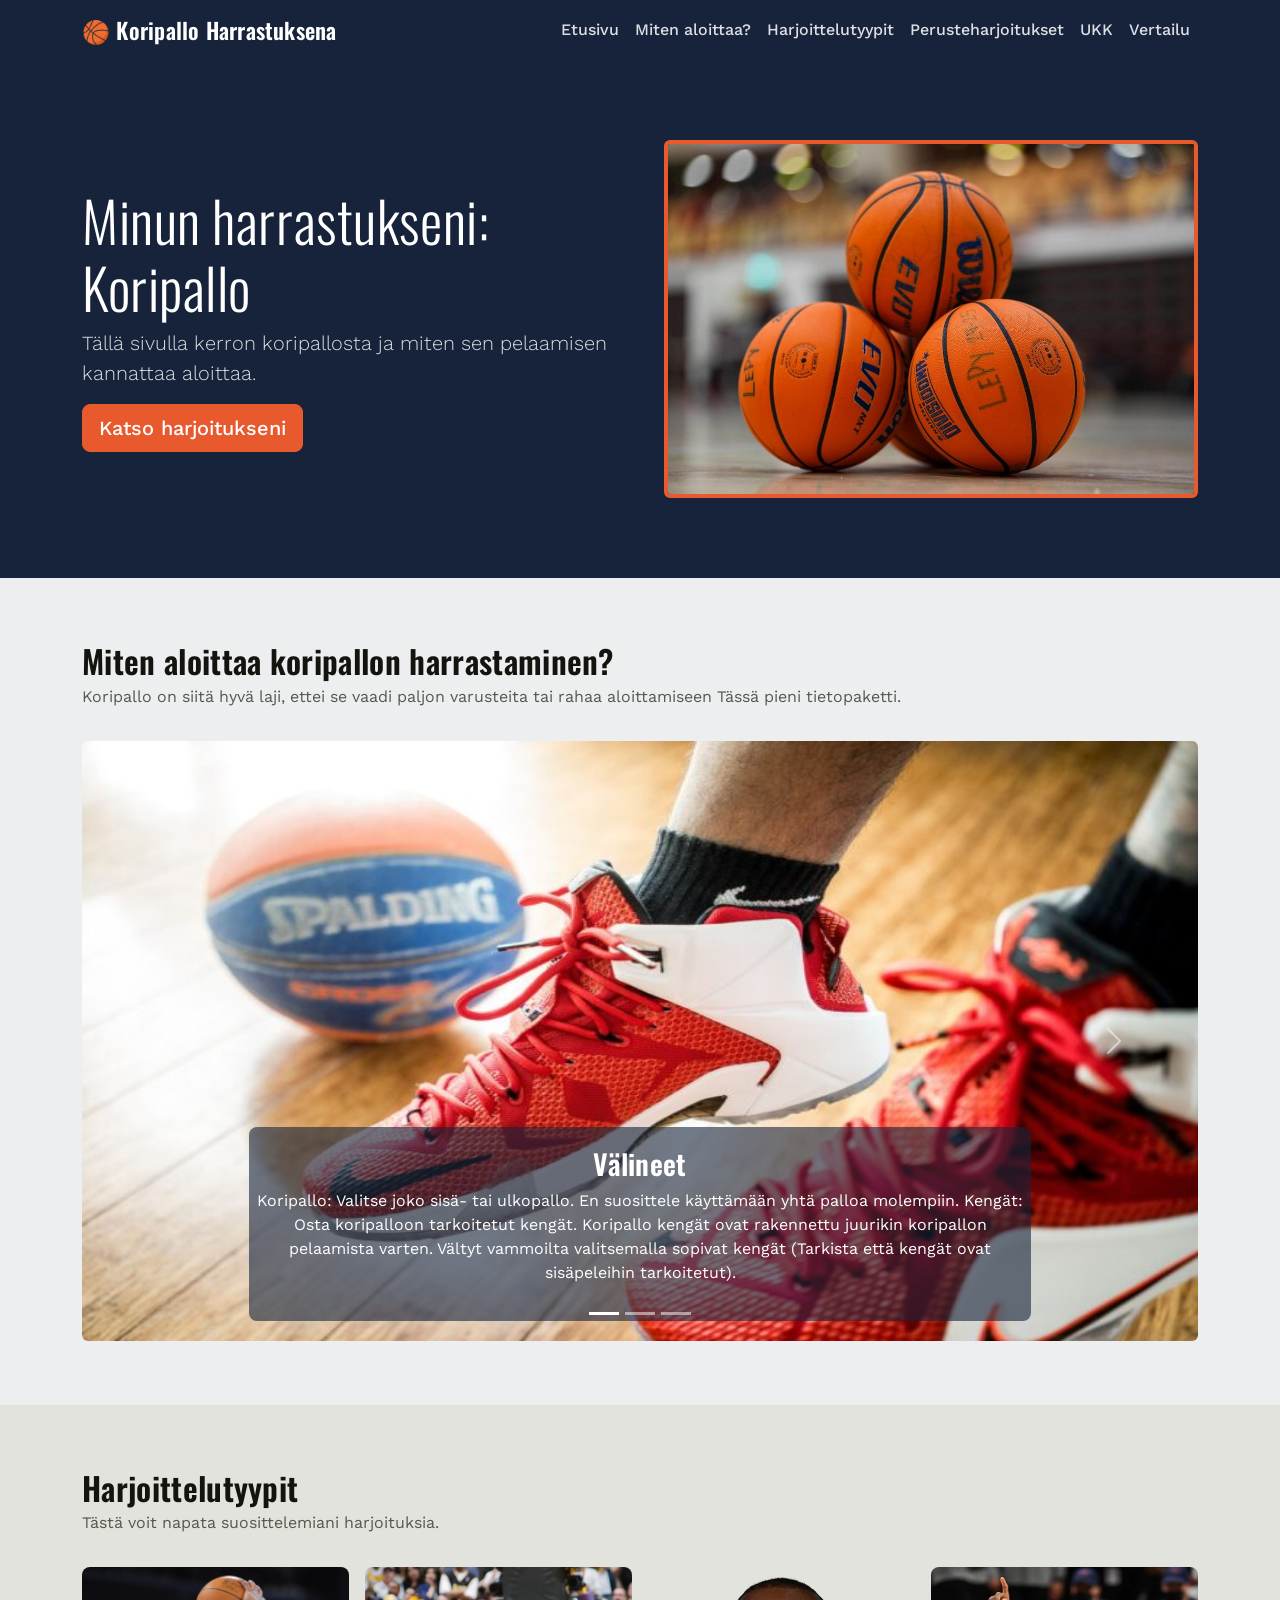
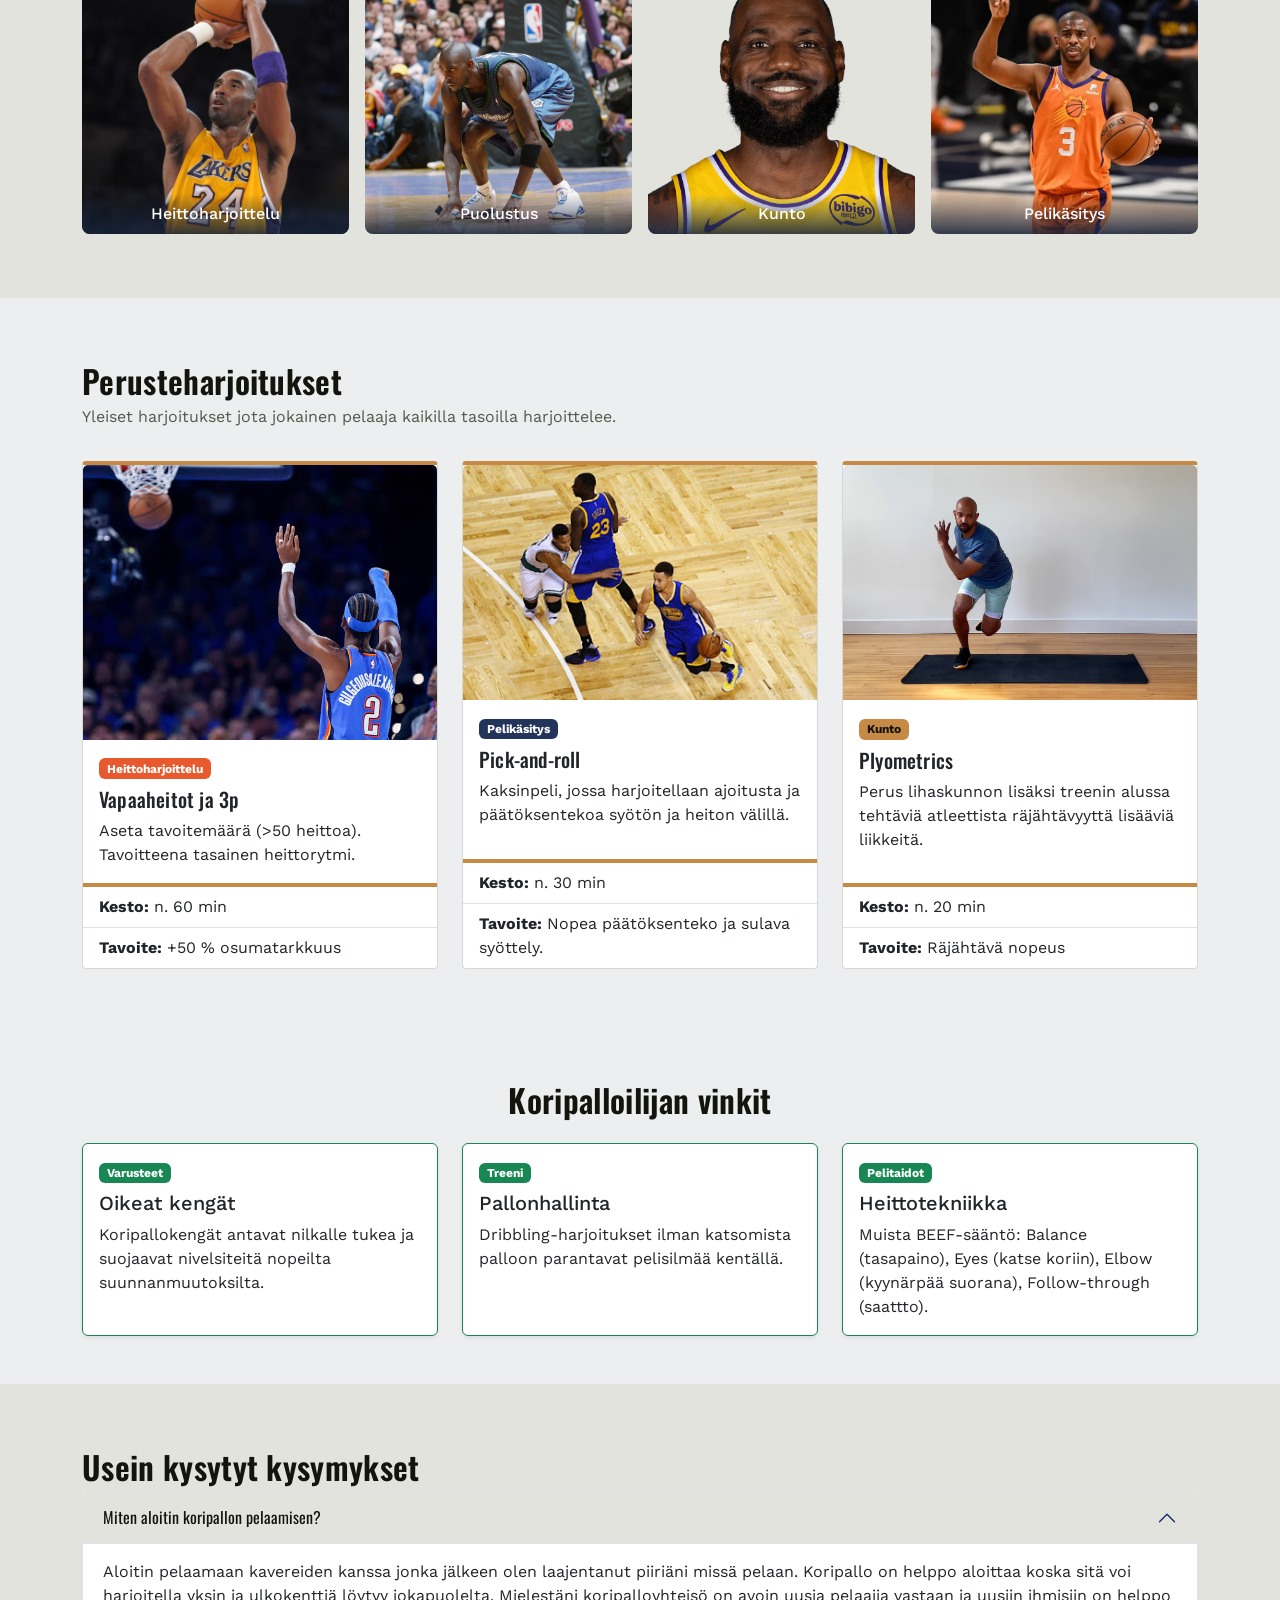
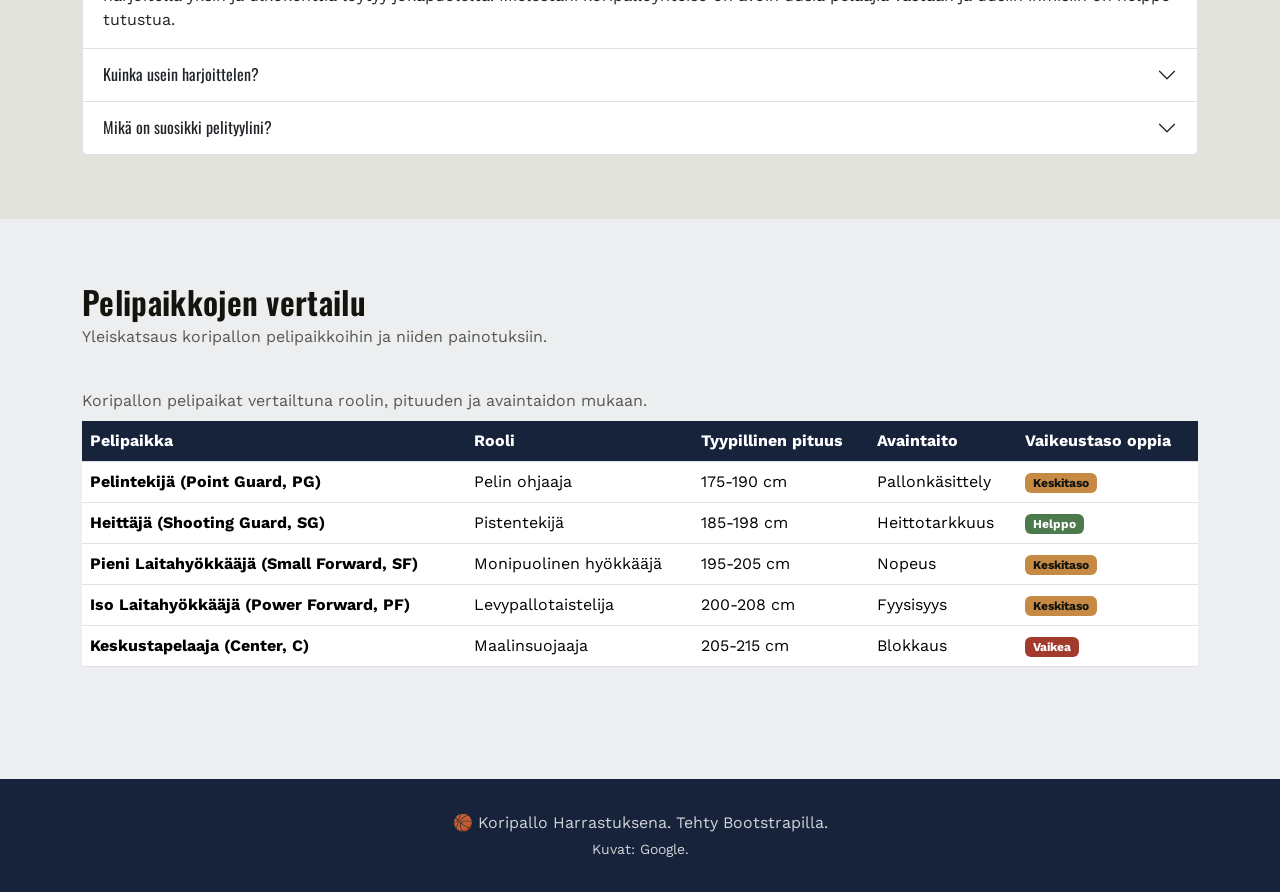
<file: index.html>
<!DOCTYPE html>
<html lang="fi">
<head>
  <meta charset="UTF-8">
  <meta name="viewport" content="width=device-width, initial-scale=1.0">
  <title>Koripallo Harrastuksena</title>
  <meta name="description" content="Korikentällä esittelee oman koripalloharrastukseni: kohokohdat, harjoittelutyypit, suosikkiharjoitukset, usein kysytyt kysymykset ja pelipaikkavertailu.">

  <!--Google Fonts: Oswald otsikoihin, Work Sans leipätekstiin-->
  <link rel="preconnect" href="https://fonts.googleapis.com">
  <link href="https://fonts.googleapis.com/css2?family=Oswald:wght@500;600;700&family=Work+Sans:wght@400;500;700&display=swap" rel="stylesheet">

  <!--Bootstrap 5 CSS (CDN)-->
  <link href="https://cdn.jsdelivr.net/npm/bootstrap@5.3.3/dist/css/bootstrap.min.css" rel="stylesheet">

  <!--tyylitiedosto-->
  <link href="style_koris.css" rel="stylesheet">
</head>
<body>

  <!--nav ohitus (tekoälyn lisäys saavutettavuuteen)-->
  <a class="visually-hidden-focusable skip-link" href="#paasisalto">siirry pääsisältöön</a>

  <!--nav-->
  <!--navbar-expand-lg: mukautettu (tekoälyn lisäys saavutettavuuteen)-->

  <header>
    <nav class="navbar navbar-expand-lg navbar-dark sticky-top">
      <div class="container">
        <a class="navbar-brand" href="#etusivu">🏀 Koripallo Harrastuksena</a>

        <!--hampurilaisvalikon painike-->
        <button class="navbar-toggler" type="button" data-bs-toggle="collapse" data-bs-target="#paavalikko">
          <span class="navbar-toggler-icon"></span>
        </button>

        <div class="collapse navbar-collapse" id="paavalikko">
          <ul class="navbar-nav ms-auto mb-2 mb-lg-0">
            <li class="nav-item"><a class="nav-link" href="#etusivu">Etusivu</a></li>
            <li class="nav-item"><a class="nav-link" href="#aloitus">Miten aloittaa?</a></li>
            <li class="nav-item"><a class="nav-link" href="#harjoittelu">Harjoittelutyypit</a></li>
            <li class="nav-item"><a class="nav-link" href="#harjoitukset">Perusteharjoitukset</a></li>
            <li class="nav-item"><a class="nav-link" href="#ukk">UKK</a></li>
            <li class="nav-item"><a class="nav-link" href="#vertailu">Vertailu</a></li>
          </ul>
        </div>
      </div>
    </nav>
  </header>

  <main id="paasisalto">

    <!--Hero-->

    <section id="etusivu" class="hero">
      <div class="container">
        <div class="row align-items-center g-5">
          <div class="col-lg-6">
            <h1 class="display-4">Minun harrastukseni: Koripallo</h1>
            <p class="lead">
              Tällä sivulla kerron koripallosta ja miten sen pelaamisen kannattaa aloittaa.
            </p>
            <a href="#harjoitukset" class="btn btn-accent btn-lg">Katso harjoitukseni</a>
          </div>
          <div class="col-lg-6">
            <img src="koripallo.jpg" class="img-fluid rounded hero-img" alt="Koripallo">
          </div>
        </div>
      </div>
    </section>

    <!--kuvakaruselli: miten aloittaa?-->

    <section id="aloitus" class="section-padding">
      <div class="container">
        <h2 class="section-title">Miten aloittaa koripallon harrastaminen?</h2>
        <p class="section-intro">Koripallo on siitä hyvä laji, ettei se vaadi paljon varusteita tai rahaa aloittamiseen Tässä pieni tietopaketti.</p>

        <div id="kuvakaruselli" class="carousel slide rounded overflow-hidden" data-bs-ride="carousel">

          <!--kuvakarusellin osoittimet-->

          <div class="carousel-indicators">
            <button type="button" data-bs-target="#kuvakaruselli" data-bs-slide-to="0" class="active"></button>
            <button type="button" data-bs-target="#kuvakaruselli" data-bs-slide-to="1"></button>
            <button type="button" data-bs-target="#kuvakaruselli" data-bs-slide-to="2"></button>
          </div>

          <div class="carousel-inner">
            <div class="carousel-item active">
              <img src="koripallo ja kengät.jpg" class="d-block w-100" style="width: 300px; height: 600px;" alt="Välineet">
              <div class="carousel-caption">
                <h3>Välineet</h3>
                <p>Koripallo: Valitse joko sisä- tai ulkopallo. En suosittele käyttämään yhtä palloa molempiin.
                  Kengät: Osta koripalloon tarkoitetut kengät. Koripallo kengät ovat rakennettu juurikin koripallon pelaamista varten. Vältyt vammoilta valitsemalla sopivat kengät (Tarkista että kengät ovat sisäpeleihin tarkoitetut).
                </p>
              </div>
            </div>
            <div class="carousel-item">
              <img src="court.jpg" class="d-block w-100" style="width: 300px; height: 600px;" alt="Kenttä kuva">
              <div class="carousel-caption">
                <h3>Säännöt</h3>
                <p>Opettele mitä tarkoittavat: Double dribble, Carry, Travel, Defensive & Offensive Fouls. Nämä ymmärtämällä voit osallistua jo rentoihin peleihin.</p>
              </div>
            </div>
            <div class="carousel-item">
              <img src="syöttely.jpg" class="d-block w-100" style="width: 300px; height: 600px;" alt="Jokic">
              <div class="carousel-caption">
                <h3>Pallonhallinta</h3>
                <p>Päivänselvää on osata kuljettaa, heittää ja syöttää sekä ymmärtää puolustamista. Suosittelen kuitenkin harjoittelemaan etenkin syöttelyä, sillä hyvällä syöttelyllä autat tiimiäsi voittamaan vaikka et olisi vielä heidän tasollaan muissa taidoissa.</p>
              </div>
            </div>
          </div>

          <button class="carousel-control-prev" type="button" data-bs-target="#kuvakaruselli" data-bs-slide="prev">
            <span class="carousel-control-prev-icon"></span>
            <span class="visually-hidden">Edellinen</span>
          </button>
          <button class="carousel-control-next" type="button" data-bs-target="#kuvakaruselli" data-bs-slide="next">
            <span class="carousel-control-next-icon"></span>
            <span class="visually-hidden">Seuraava</span>
          </button>
        </div>
      </div>
    </section>

    <!--ruudukko: harjoittelutyypit-->
    <!--Bootstrapin grid-järjestelmä-->

    <section id="harjoittelu" class="section-padding section-alt">
      <div class="container">
        <h2 class="section-title">Harjoittelutyypit</h2>
        <p class="section-intro">Tästä voit napata suosittelemiani harjoituksia.</p>

        <div class="row row-cols-2 row-cols-md-4 g-3">
          <div class="col">
            <div class="grid-tile">
              <img src="shooting.jpg" alt="Heittoharjoittelun kuvituskuva">
              <span class="grid-tile-label">Heittoharjoittelu</span>
            </div>
          </div>
          <div class="col">
            <div class="grid-tile">
              <img src="Kevin-Garnett-defends-1-scaled.jpg" alt="Puolustuspelin kuvituskuva">
              <span class="grid-tile-label">Puolustus</span>
            </div>
          </div>
          <div class="col">
            <div class="grid-tile">
              <img src="2544.jpg" alt="Kuntoharjoittelun kuvituskuva">
              <span class="grid-tile-label">Kunto</span>
            </div>
          </div>
          <div class="col">
            <div class="grid-tile">
              <img src="CP.jpg" alt="Pelikäsityksen kuvituskuva">
              <span class="grid-tile-label">Pelikäsitys</span>
            </div>
          </div>
        </div>
      </div>
    </section>

    <!--kortit: perusteharjoitukset-->

    <section id="harjoitukset" class="section-padding">
      <div class="container">
        <h2 class="section-title">Perusteharjoitukset</h2>
        <p class="section-intro">Yleiset harjoitukset jota jokainen pelaaja kaikilla tasoilla harjoittelee.</p>

        <div class="row row-cols-1 row-cols-md-3 g-4">

          <div class="col">
            <div class="card drill-card h-100">
              <img src="sga.jpg" class="card-img-top" alt="FT merchant" style="width: 100%; height: 275px; object-fit: cover;">
              <div class="card-body">
                <span class="badge badge-heitto mb-2">Heittoharjoittelu</span>
                <h3 class="card-title h5">Vapaaheitot ja 3p</h3>
                <p class="card-text">Aseta tavoitemäärä (>50 heittoa). Tavoitteena tasainen heittorytmi.</p>
              </div>
              <ul class="list-group list-group-flush">
                <li class="list-group-item"><strong>Kesto:</strong> n. 60 min</li>
                <li class="list-group-item"><strong>Tavoite:</strong> +50 % osumatarkkuus</li>
              </ul>
            </div>
          </div>

          <div class="col">
            <div class="card drill-card h-100">
              <img src="Pick & Roll Shooting Drill.jpg" class="card-img-top" alt="Pick-and-roll">
              <div class="card-body">
                <span class="badge badge-pelikasitys mb-2">Pelikäsitys</span>
                <h3 class="card-title h5">Pick-and-roll</h3>
                <p class="card-text">Kaksinpeli, jossa harjoitellaan ajoitusta ja päätöksentekoa syötön ja heiton välillä.</p>
              </div>
              <ul class="list-group list-group-flush">
                <li class="list-group-item"><strong>Kesto:</strong> n. 30 min</li>
                <li class="list-group-item"><strong>Tavoite:</strong> Nopea päätöksenteko ja sulava syöttely.</li>
              </ul>
            </div>
          </div>

          <div class="col">
            <div class="card drill-card h-100">
              <img src="skater-1657646762.jpg" class="card-img-top" alt="plyos">
              <div class="card-body">
                <span class="badge badge-kunto mb-2">Kunto</span>
                <h3 class="card-title h5">Plyometrics</h3>
                <p class="card-text">Perus lihaskunnon lisäksi treenin alussa tehtäviä atleettista räjähtävyyttä lisääviä liikkeitä.</p>
              </div>
              <ul class="list-group list-group-flush">
                <li class="list-group-item"><strong>Kesto:</strong> n. 20 min</li>
                <li class="list-group-item"><strong>Tavoite:</strong> Räjähtävä nopeus</li>
              </ul>
            </div>
          </div>

        </div>
      </div>
    </section>

    <div class="container my-5">
    <h2 class="mb-4 text-center">Koripalloilijan vinkit</h2>
    
    <!--Tähän containeriin latautuvat kortit-->
    <div id="json-vinkit-container" class="row g-4">
        <div class="text-center">
            <div class="spinner-border text-primary" role="status">
                <span class="visually-hidden">Ladataan...</span>
            </div>
        </div>
    </div>
</div>

<script>
    async function haeOmaJsonData() {
        const container = document.getElementById('json-vinkit-container');
        
        try {
            // Haetaan tiedosto
            const response = await fetch('vinkit.json');
            const vinkit = await response.json();
            
            container.innerHTML = ''; // Tyhjennetään latausanimaatio
            
            vinkit.forEach(vinkki => {
                const cardHTML = `
                    <div class="col-md-4">
                        <div class="card h-100 shadow-sm border-success">
                            <div class="card-body">
                                <span class="badge bg-success mb-2">${vinkki.kategoria}</span>
                                <h5 class="card-title">${vinkki.otsikko}</h5>
                                <p class="card-text">${vinkki.kuvaus}</p>
                            </div>
                        </div>
                    </div>
                `;
                container.innerHTML += cardHTML;
            });
            
        } catch (error) {
            console.error('Virhe tiedoston haussa:', error);
            container.innerHTML = '<p class="text-center text-danger">Tietojen lataaminen epäonnistui.</p>';
        }
    }

    // Suoritetaan funktio, kun sivu latautuu
    haeOmaJsonData();
</script>
    
    <!--haitari: UKK-->

    <section id="ukk" class="section-padding section-alt">
      <div class="container">
        <h2 class="section-title">Usein kysytyt kysymykset</h2>

        <div class="accordion" id="ukkHaitari">

          <div class="accordion-item">
            <h3 class="accordion-header" id="kysymys1">
              <button class="accordion-button" type="button" data-bs-toggle="collapse" data-bs-target="#vastaus1">
                Miten aloitin koripallon pelaamisen?
              </button>
            </h3>
            <div id="vastaus1" class="accordion-collapse collapse show" data-bs-parent="#ukkHaitari">
              <div class="accordion-body">
                Aloitin pelaamaan kavereiden kanssa jonka jälkeen olen laajentanut piiriäni missä pelaan. Koripallo on helppo aloittaa koska sitä voi harjoitella yksin ja ulkokenttiä löytyy jokapuolelta. Mielestäni koripalloyhteisö on avoin uusia pelaajia vastaan ja uusiin ihmisiin on helppo tutustua.
              </div>
            </div>
          </div>

          <div class="accordion-item">
            <h3 class="accordion-header" id="kysymys2">
              <button class="accordion-button collapsed" type="button" data-bs-toggle="collapse" data-bs-target="#vastaus2">
                Kuinka usein harjoittelen?
              </button>
            </h3>
            <div id="vastaus2" class="accordion-collapse collapse" data-bs-parent="#ukkHaitari">
              <div class="accordion-body">
                Salitreeniä koripalloa varten treenaan 2x viikossa. Pallonhallinta ja heittoharjoituksia tavoittelen tekemään myös 2x viikossa. Pelit tapahtuvat yleensä viikonloppuisin.
              </div>
            </div>
          </div>

          <div class="accordion-item">
            <h3 class="accordion-header" id="kysymys3">
              <button class="accordion-button collapsed" type="button" data-bs-toggle="collapse" data-bs-target="#vastaus3">
                Mikä on suosikki pelityylini?
              </button>
            </h3>
            <div id="vastaus3" class="accordion-collapse collapse" data-bs-parent="#ukkHaitari">
              <div class="accordion-body">
                Pidän eniten pick-and-roll-tilanteista, koska ne vaativat hyvää yhteispeliä ja nopeaa päätöksentekoa. Yksilöllinen pelityylini nojautuu vahvasta Kevin Durantin pelityyliin. Tykkään myös puolustaa, koska olen siinä tosi hyvä.
              </div>
            </div>
          </div>

        </div>
      </div>
    </section>

    <!-- taulukko pelipaikoista -->

    <section id="vertailu" class="section-padding">
      <div class="container">
        <h2 class="section-title">Pelipaikkojen vertailu</h2>
        <p class="section-intro">Yleiskatsaus koripallon pelipaikkoihin ja niiden painotuksiin.</p>

        <div class="table-responsive">
          <table class="table table-hover align-middle">
            <caption>Koripallon pelipaikat vertailtuna roolin, pituuden ja avaintaidon mukaan.</caption>
            <thead>
              <tr>
                <th scope="col">Pelipaikka</th>
                <th scope="col">Rooli</th>
                <th scope="col">Tyypillinen pituus</th>
                <th scope="col">Avaintaito</th>
                <th scope="col">Vaikeustaso oppia</th>
              </tr>
            </thead>
            <tbody>
              <tr>
                <th scope="row">Pelintekijä (Point Guard, PG)</th>
                <td>Pelin ohjaaja</td>
                <td>175-190 cm</td>
                <td>Pallonkäsittely</td>
                <td><span class="badge badge-keski">Keskitaso</span></td>
              </tr>
              <tr>
                <th scope="row">Heittäjä (Shooting Guard, SG)</th>
                <td>Pistentekijä</td>
                <td>185-198 cm</td>
                <td>Heittotarkkuus</td>
                <td><span class="badge badge-helppo">Helppo</span></td>
              </tr>
              <tr>
                <th scope="row">Pieni Laitahyökkääjä (Small Forward, SF)</th>
                <td>Monipuolinen hyökkääjä</td>
                <td>195-205 cm</td>
                <td>Nopeus</td>
                <td><span class="badge badge-keski">Keskitaso</span></td>
              </tr>
              <tr>
                <th scope="row">Iso Laitahyökkääjä (Power Forward, PF)</th>
                <td>Levypallotaistelija</td>
                <td>200-208 cm</td>
                <td>Fyysisyys</td>
                <td><span class="badge badge-keski">Keskitaso</span></td>
              </tr>
              <tr>
                <th scope="row">Keskustapelaaja (Center, C)</th>
                <td>Maalinsuojaaja</td>
                <td>205-215 cm</td>
                <td>Blokkaus</td>
                <td><span class="badge badge-vaikea">Vaikea</span></td>
              </tr>
            </tbody>
          </table>
        </div>
      </div>
    </section>

  </main>

  <!--footer-->  

  <footer class="site-footer">
    <div class="container text-center">
      <p class="mb-1">🏀 Koripallo Harrastuksena. Tehty Bootstrapilla.</p>
      <p class="mb-0 small">Kuvat: Google.</p>
    </div>
  </footer>

  <!--boostrap ominaisuuksia varten-->

  <script src="https://cdn.jsdelivr.net/npm/bootstrap@5.3.3/dist/js/bootstrap.bundle.min.js"></script>
</body>
</html>
</file>
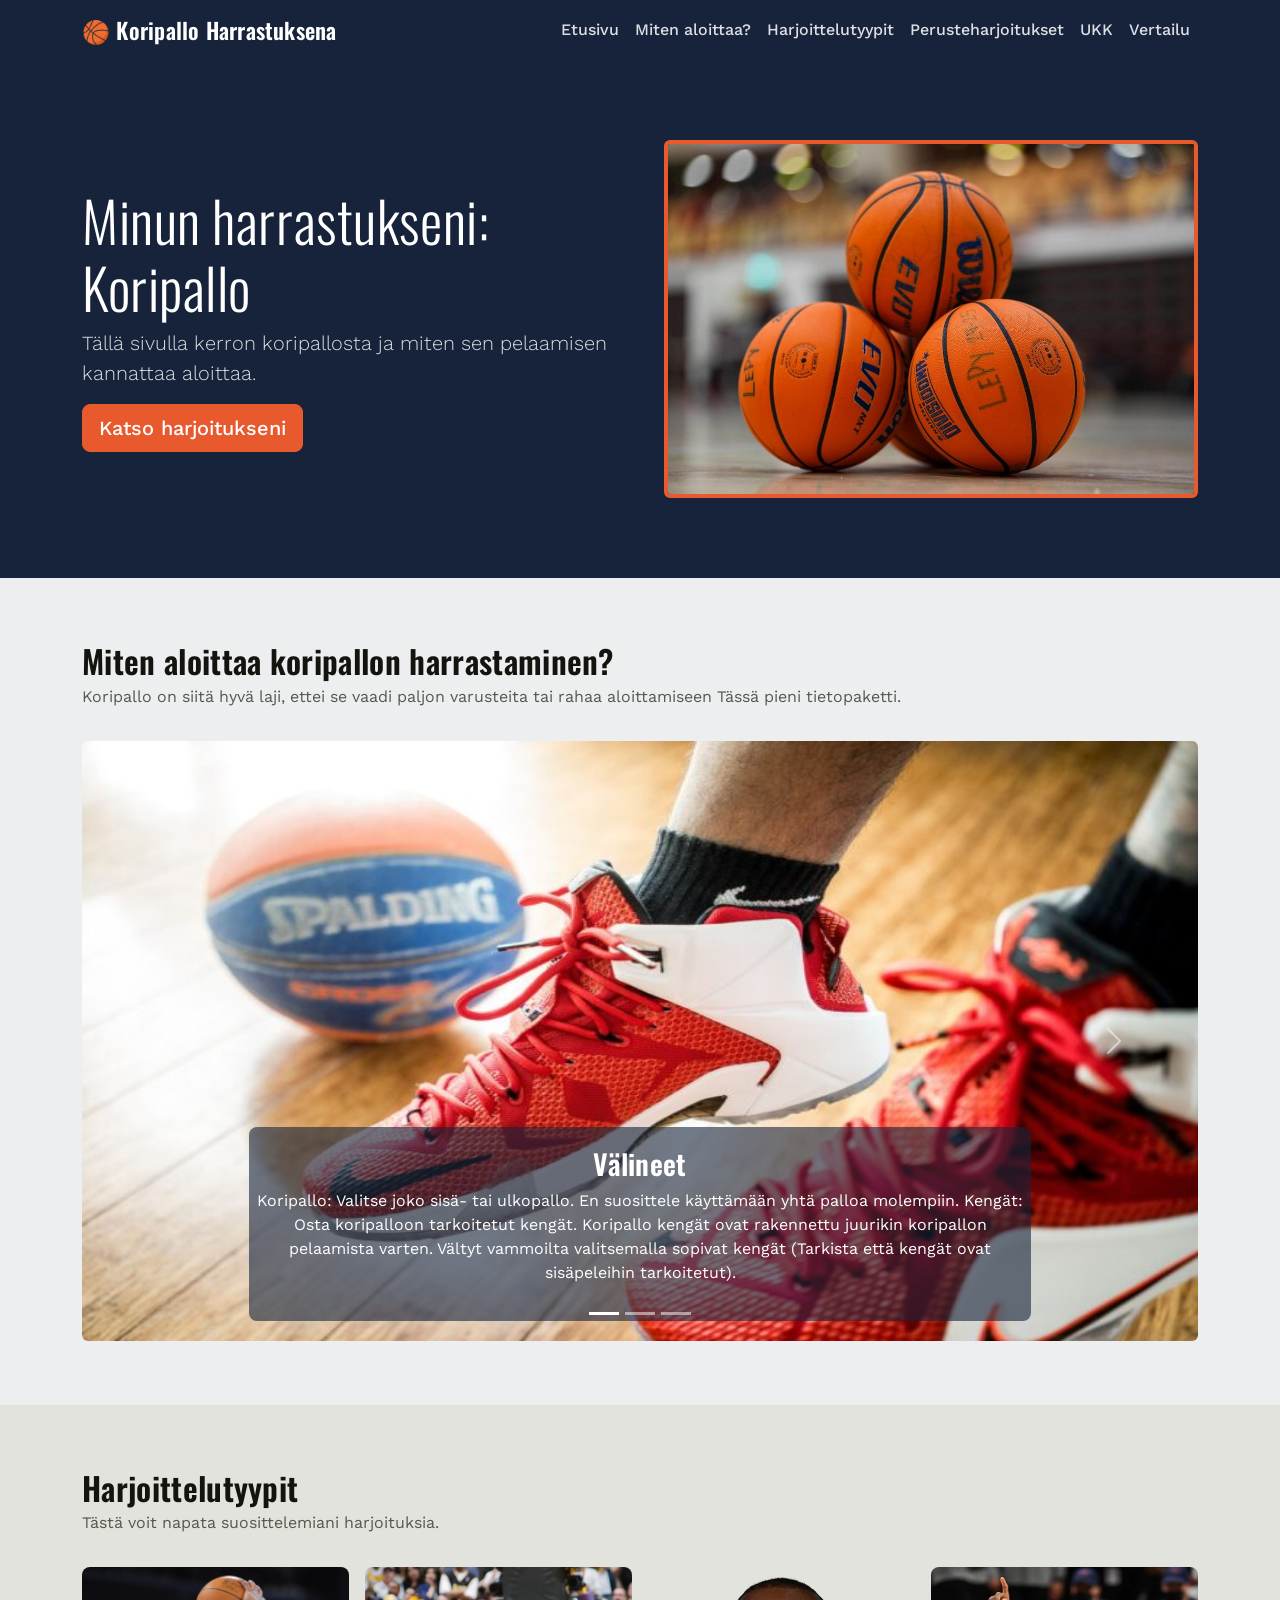
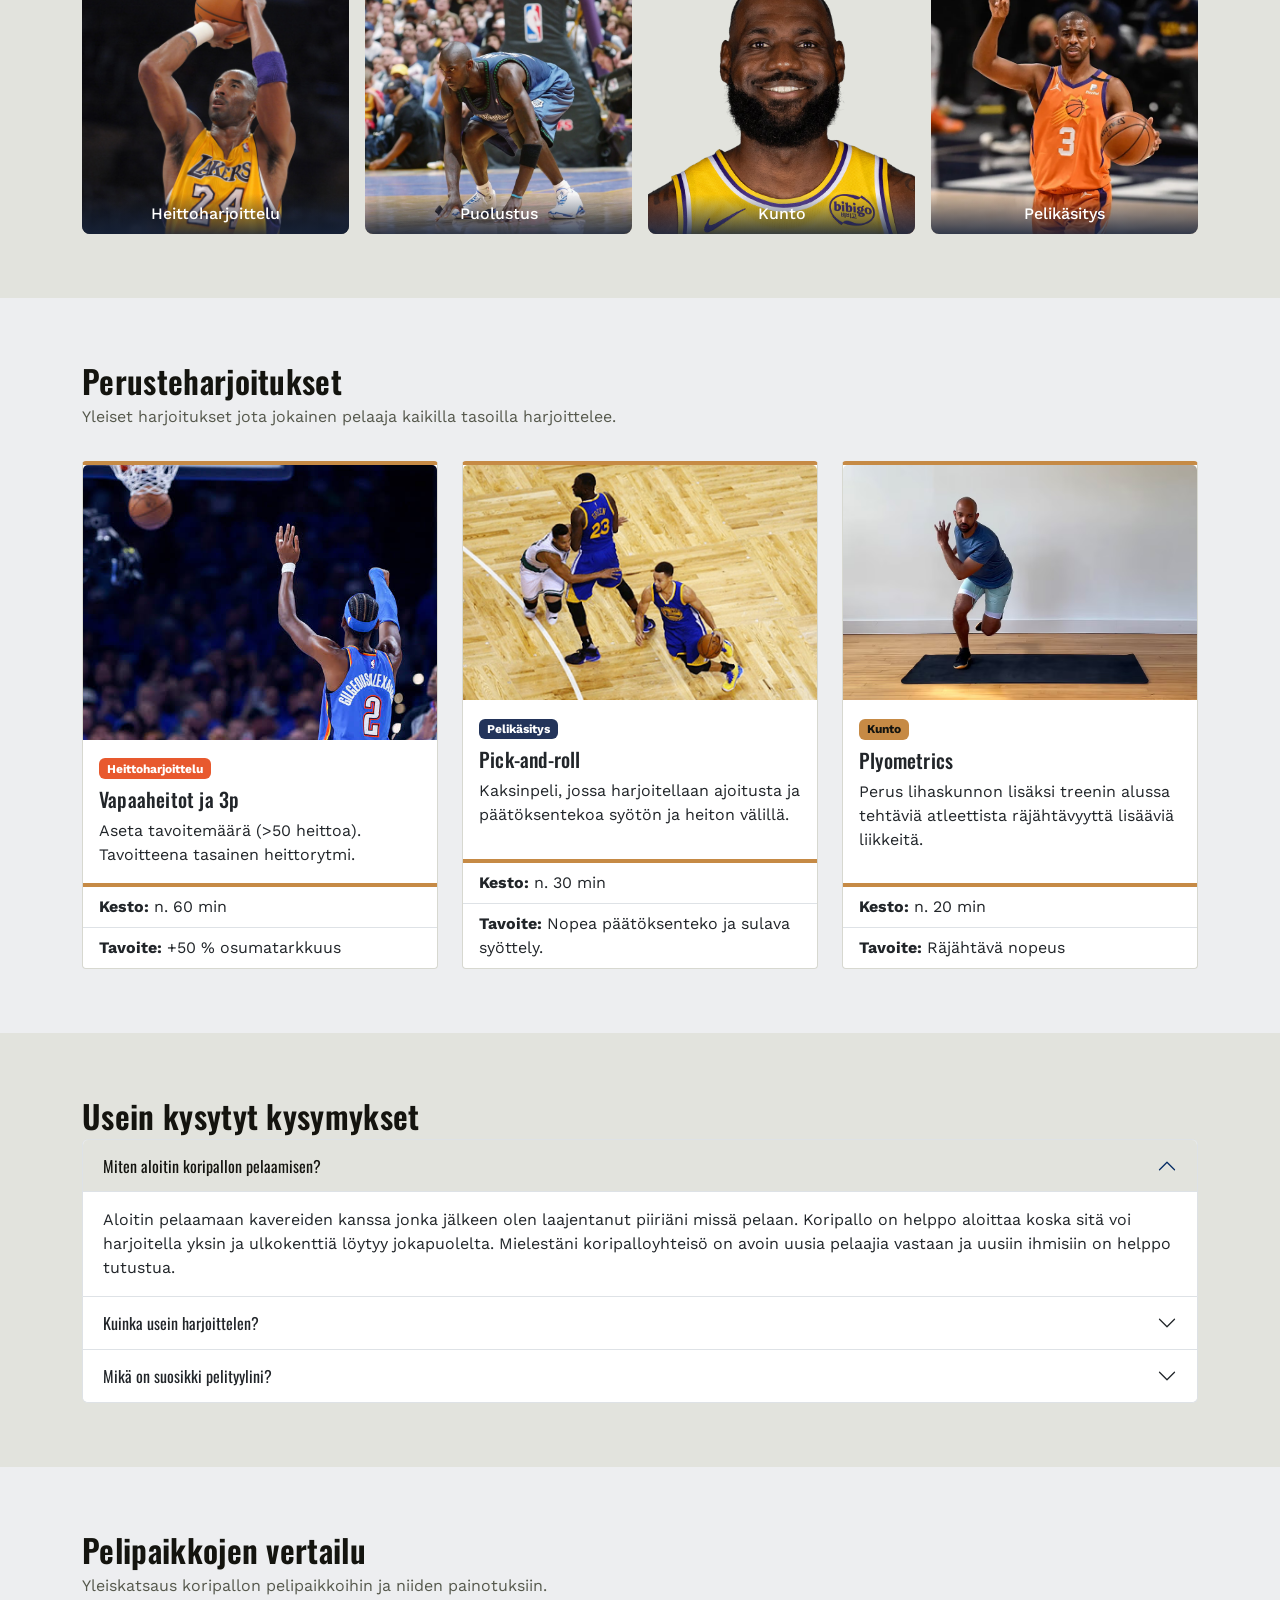
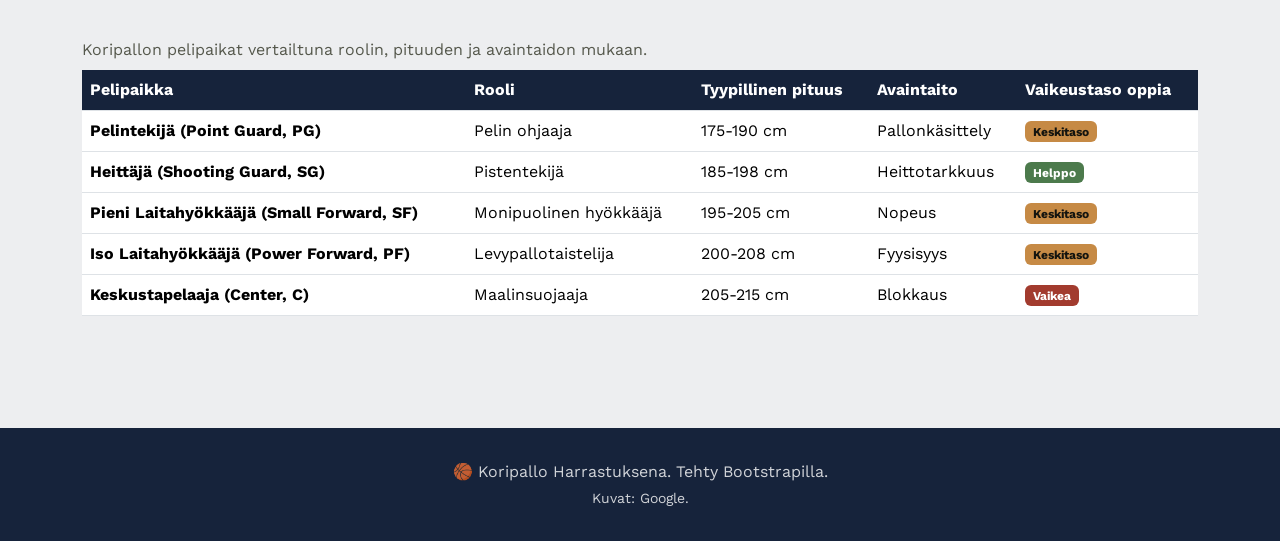
<file: index_koris_final.html>
<!DOCTYPE html>
<html lang="fi">
<head>
  <meta charset="UTF-8">
  <meta name="viewport" content="width=device-width, initial-scale=1.0">
  <title>Koripallo Harrastuksena</title>
  <meta name="description" content="Korikentällä esittelee oman koripalloharrastukseni: kohokohdat, harjoittelutyypit, suosikkiharjoitukset, usein kysytyt kysymykset ja pelipaikkavertailu.">

  <!--Google Fonts: Oswald otsikoihin, Work Sans leipätekstiin-->
  <link rel="preconnect" href="https://fonts.googleapis.com">
  <link href="https://fonts.googleapis.com/css2?family=Oswald:wght@500;600;700&family=Work+Sans:wght@400;500;700&display=swap" rel="stylesheet">

  <!--Bootstrap 5 CSS (CDN)-->
  <link href="https://cdn.jsdelivr.net/npm/bootstrap@5.3.3/dist/css/bootstrap.min.css" rel="stylesheet">

  <!--tyylitiedosto-->
  <link href="style_koris.css" rel="stylesheet">
</head>
<body>

  <!--nav ohitus (tekoälyn lisäys saavutettavuuteen)-->
  <a class="visually-hidden-focusable skip-link" href="#paasisalto">siirry pääsisältöön</a>

  <!--nav-->
  <!--navbar-expand-lg: mukautettu (tekoälyn lisäys saavutettavuuteen)-->

  <header>
    <nav class="navbar navbar-expand-lg navbar-dark sticky-top">
      <div class="container">
        <a class="navbar-brand" href="#etusivu">🏀 Koripallo Harrastuksena</a>

        <!--hampurilaisvalikon painike-->
        <button class="navbar-toggler" type="button" data-bs-toggle="collapse" data-bs-target="#paavalikko">
          <span class="navbar-toggler-icon"></span>
        </button>

        <div class="collapse navbar-collapse" id="paavalikko">
          <ul class="navbar-nav ms-auto mb-2 mb-lg-0">
            <li class="nav-item"><a class="nav-link" href="#etusivu">Etusivu</a></li>
            <li class="nav-item"><a class="nav-link" href="#kohokohdat">Miten aloittaa?</a></li>
            <li class="nav-item"><a class="nav-link" href="#harjoittelu">Harjoittelutyypit</a></li>
            <li class="nav-item"><a class="nav-link" href="#harjoitukset">Perusteharjoitukset</a></li>
            <li class="nav-item"><a class="nav-link" href="#ukk">UKK</a></li>
            <li class="nav-item"><a class="nav-link" href="#vertailu">Vertailu</a></li>
          </ul>
        </div>
      </div>
    </nav>
  </header>

  <main id="paasisalto">

    <!--Hero-->

    <section id="etusivu" class="hero">
      <div class="container">
        <div class="row align-items-center g-5">
          <div class="col-lg-6">
            <h1 class="display-4">Minun harrastukseni: Koripallo</h1>
            <p class="lead">
              Tällä sivulla kerron koripallosta ja miten sen pelaamisen kannattaa aloittaa.
            </p>
            <a href="#harjoitukset" class="btn btn-accent btn-lg">Katso harjoitukseni</a>
          </div>
          <div class="col-lg-6">
            <img src="koripallo.jpg" class="img-fluid rounded hero-img" alt="Koripallo">
          </div>
        </div>
      </div>
    </section>

    <!--kuvakaruselli: miten aloittaa?-->

    <section id="kuvakaruselli" class="section-padding">
      <div class="container">
        <h2 class="section-title">Miten aloittaa koripallon harrastaminen?</h2>
        <p class="section-intro">Koripallo on siitä hyvä laji, ettei se vaadi paljon varusteita tai rahaa aloittamiseen Tässä pieni tietopaketti.</p>

        <div id="kuvakaruselli" class="carousel slide rounded overflow-hidden" data-bs-ride="carousel">

          <!--kuvakarusellin osoittimet-->

          <div class="carousel-indicators">
            <button type="button" data-bs-target="#kuvakaruselli" data-bs-slide-to="0" class="active"></button>
            <button type="button" data-bs-target="#kuvakaruselli" data-bs-slide-to="1"></button>
            <button type="button" data-bs-target="#kuvakaruselli" data-bs-slide-to="2"></button>
          </div>

          <div class="carousel-inner">
            <div class="carousel-item active">
              <img src="koripallo ja kengät.jpg" class="d-block w-100" style="width: 300px; height: 600px;" alt="Välineet">
              <div class="carousel-caption">
                <h3>Välineet</h3>
                <p>Koripallo: Valitse joko sisä- tai ulkopallo. En suosittele käyttämään yhtä palloa molempiin.
                  Kengät: Osta koripalloon tarkoitetut kengät. Koripallo kengät ovat rakennettu juurikin koripallon pelaamista varten. Vältyt vammoilta valitsemalla sopivat kengät (Tarkista että kengät ovat sisäpeleihin tarkoitetut).
                </p>
              </div>
            </div>
            <div class="carousel-item">
              <img src="court.jpg" class="d-block w-100" style="width: 300px; height: 600px;" alt="Kenttä kuva">
              <div class="carousel-caption">
                <h3>Säännöt</h3>
                <p>Opettele mitä tarkoittavat: Double dribble, Carry, Travel, Defensive & Offensive Fouls. Nämä ymmärtämällä voit osallistua jo rentoihin peleihin.</p>
              </div>
            </div>
            <div class="carousel-item">
              <img src="syöttely.jpg" class="d-block w-100" style="width: 300px; height: 600px;" alt="Jokic">
              <div class="carousel-caption">
                <h3>Pallonhallinta</h3>
                <p>Päivänselvää on osata kuljettaa, heittää ja syöttää sekä ymmärtää puolustamista. Suosittelen kuitenkin harjoittelemaan etenkin syöttelyä, sillä hyvällä syöttelyllä autat tiimiäsi voittamaan vaikka et olisi vielä heidän tasollaan muissa taidoissa.</p>
              </div>
            </div>
          </div>

          <button class="carousel-control-prev" type="button" data-bs-target="#kuvakaruselli" data-bs-slide="prev">
            <span class="carousel-control-prev-icon"></span>
            <span class="visually-hidden">Edellinen</span>
          </button>
          <button class="carousel-control-next" type="button" data-bs-target="#kuvakaruselli" data-bs-slide="next">
            <span class="carousel-control-next-icon"></span>
            <span class="visually-hidden">Seuraava</span>
          </button>
        </div>
      </div>
    </section>

    <!--ruudukko: harjoittelutyypit-->
    <!--Bootstrapin grid-järjestelmä-->

    <section id="harjoittelu" class="section-padding section-alt">
      <div class="container">
        <h2 class="section-title">Harjoittelutyypit</h2>
        <p class="section-intro">Tästä voit napata suosittelemiani harjoituksia.</p>

        <div class="row row-cols-2 row-cols-md-4 g-3">
          <div class="col">
            <div class="grid-tile">
              <img src="shooting.jpg" alt="Heittoharjoittelun kuvituskuva">
              <span class="grid-tile-label">Heittoharjoittelu</span>
            </div>
          </div>
          <div class="col">
            <div class="grid-tile">
              <img src="Kevin-Garnett-defends-1-scaled.jpg" alt="Puolustuspelin kuvituskuva">
              <span class="grid-tile-label">Puolustus</span>
            </div>
          </div>
          <div class="col">
            <div class="grid-tile">
              <img src="2544.jpg" alt="Kuntoharjoittelun kuvituskuva">
              <span class="grid-tile-label">Kunto</span>
            </div>
          </div>
          <div class="col">
            <div class="grid-tile">
              <img src="CP.jpg" alt="Pelikäsityksen kuvituskuva">
              <span class="grid-tile-label">Pelikäsitys</span>
            </div>
          </div>
        </div>
      </div>
    </section>

    <!--kortit: perusteharjoitukset-->

    <section id="harjoitukset" class="section-padding">
      <div class="container">
        <h2 class="section-title">Perusteharjoitukset</h2>
        <p class="section-intro">Yleiset harjoitukset jota jokainen pelaaja kaikilla tasoilla harjoittelee.</p>

        <div class="row row-cols-1 row-cols-md-3 g-4">

          <div class="col">
            <div class="card drill-card h-100">
              <img src="sga.jpg" class="card-img-top" alt="FT merchant" style="width: 100%; height: 275px; object-fit: cover;">
              <div class="card-body">
                <span class="badge badge-heitto mb-2">Heittoharjoittelu</span>
                <h3 class="card-title h5">Vapaaheitot ja 3p</h3>
                <p class="card-text">Aseta tavoitemäärä (>50 heittoa). Tavoitteena tasainen heittorytmi.</p>
              </div>
              <ul class="list-group list-group-flush">
                <li class="list-group-item"><strong>Kesto:</strong> n. 60 min</li>
                <li class="list-group-item"><strong>Tavoite:</strong> +50 % osumatarkkuus</li>
              </ul>
            </div>
          </div>

          <div class="col">
            <div class="card drill-card h-100">
              <img src="Pick & Roll Shooting Drill.jpg" class="card-img-top" alt="Pick-and-roll">
              <div class="card-body">
                <span class="badge badge-pelikasitys mb-2">Pelikäsitys</span>
                <h3 class="card-title h5">Pick-and-roll</h3>
                <p class="card-text">Kaksinpeli, jossa harjoitellaan ajoitusta ja päätöksentekoa syötön ja heiton välillä.</p>
              </div>
              <ul class="list-group list-group-flush">
                <li class="list-group-item"><strong>Kesto:</strong> n. 30 min</li>
                <li class="list-group-item"><strong>Tavoite:</strong> Nopea päätöksenteko ja sulava syöttely.</li>
              </ul>
            </div>
          </div>

          <div class="col">
            <div class="card drill-card h-100">
              <img src="skater-1657646762.jpg" class="card-img-top" alt="plyos">
              <div class="card-body">
                <span class="badge badge-kunto mb-2">Kunto</span>
                <h3 class="card-title h5">Plyometrics</h3>
                <p class="card-text">Perus lihaskunnon lisäksi treenin alussa tehtäviä atleettista räjähtävyyttä lisääviä liikkeitä.</p>
              </div>
              <ul class="list-group list-group-flush">
                <li class="list-group-item"><strong>Kesto:</strong> n. 20 min</li>
                <li class="list-group-item"><strong>Tavoite:</strong> Räjähtävä nopeus</li>
              </ul>
            </div>
          </div>

        </div>
      </div>
    </section>

    <!--haitari: UKK-->

    <section id="ukk" class="section-padding section-alt">
      <div class="container">
        <h2 class="section-title">Usein kysytyt kysymykset</h2>

        <div class="accordion" id="ukkHaitari">

          <div class="accordion-item">
            <h3 class="accordion-header" id="kysymys1">
              <button class="accordion-button" type="button" data-bs-toggle="collapse" data-bs-target="#vastaus1">
                Miten aloitin koripallon pelaamisen?
              </button>
            </h3>
            <div id="vastaus1" class="accordion-collapse collapse show" data-bs-parent="#ukkHaitari">
              <div class="accordion-body">
                Aloitin pelaamaan kavereiden kanssa jonka jälkeen olen laajentanut piiriäni missä pelaan. Koripallo on helppo aloittaa koska sitä voi harjoitella yksin ja ulkokenttiä löytyy jokapuolelta. Mielestäni koripalloyhteisö on avoin uusia pelaajia vastaan ja uusiin ihmisiin on helppo tutustua.
              </div>
            </div>
          </div>

          <div class="accordion-item">
            <h3 class="accordion-header" id="kysymys2">
              <button class="accordion-button collapsed" type="button" data-bs-toggle="collapse" data-bs-target="#vastaus2">
                Kuinka usein harjoittelen?
              </button>
            </h3>
            <div id="vastaus2" class="accordion-collapse collapse" data-bs-parent="#ukkHaitari">
              <div class="accordion-body">
                Salitreeniä koripalloa varten treenaan 2x viikossa. Pallonhallinta ja heittoharjoituksia tavoittelen tekemään myös 2x viikossa. Pelit tapahtuvat yleensä viikonloppuisin.
              </div>
            </div>
          </div>

          <div class="accordion-item">
            <h3 class="accordion-header" id="kysymys3">
              <button class="accordion-button collapsed" type="button" data-bs-toggle="collapse" data-bs-target="#vastaus3">
                Mikä on suosikki pelityylini?
              </button>
            </h3>
            <div id="vastaus3" class="accordion-collapse collapse" data-bs-parent="#ukkHaitari">
              <div class="accordion-body">
                Pidän eniten pick-and-roll-tilanteista, koska ne vaativat hyvää yhteispeliä ja nopeaa päätöksentekoa. Yksilöllinen pelityylini nojautuu vahvasta Kevin Durantin pelityyliin. Tykkään myös puolustaa, koska olen siinä tosi hyvä.
              </div>
            </div>
          </div>

        </div>
      </div>
    </section>

    <!-- taulukko pelipaikoista -->

    <section id="vertailu" class="section-padding">
      <div class="container">
        <h2 class="section-title">Pelipaikkojen vertailu</h2>
        <p class="section-intro">Yleiskatsaus koripallon pelipaikkoihin ja niiden painotuksiin.</p>

        <div class="table-responsive">
          <table class="table table-hover align-middle">
            <caption>Koripallon pelipaikat vertailtuna roolin, pituuden ja avaintaidon mukaan.</caption>
            <thead>
              <tr>
                <th scope="col">Pelipaikka</th>
                <th scope="col">Rooli</th>
                <th scope="col">Tyypillinen pituus</th>
                <th scope="col">Avaintaito</th>
                <th scope="col">Vaikeustaso oppia</th>
              </tr>
            </thead>
            <tbody>
              <tr>
                <th scope="row">Pelintekijä (Point Guard, PG)</th>
                <td>Pelin ohjaaja</td>
                <td>175-190 cm</td>
                <td>Pallonkäsittely</td>
                <td><span class="badge badge-keski">Keskitaso</span></td>
              </tr>
              <tr>
                <th scope="row">Heittäjä (Shooting Guard, SG)</th>
                <td>Pistentekijä</td>
                <td>185-198 cm</td>
                <td>Heittotarkkuus</td>
                <td><span class="badge badge-helppo">Helppo</span></td>
              </tr>
              <tr>
                <th scope="row">Pieni Laitahyökkääjä (Small Forward, SF)</th>
                <td>Monipuolinen hyökkääjä</td>
                <td>195-205 cm</td>
                <td>Nopeus</td>
                <td><span class="badge badge-keski">Keskitaso</span></td>
              </tr>
              <tr>
                <th scope="row">Iso Laitahyökkääjä (Power Forward, PF)</th>
                <td>Levypallotaistelija</td>
                <td>200-208 cm</td>
                <td>Fyysisyys</td>
                <td><span class="badge badge-keski">Keskitaso</span></td>
              </tr>
              <tr>
                <th scope="row">Keskustapelaaja (Center, C)</th>
                <td>Maalinsuojaaja</td>
                <td>205-215 cm</td>
                <td>Blokkaus</td>
                <td><span class="badge badge-vaikea">Vaikea</span></td>
              </tr>
            </tbody>
          </table>
        </div>
      </div>
    </section>

  </main>

  <!--footer-->  

  <footer class="site-footer">
    <div class="container text-center">
      <p class="mb-1">🏀 Koripallo Harrastuksena. Tehty Bootstrapilla.</p>
      <p class="mb-0 small">Kuvat: Google.</p>
    </div>
  </footer>

  <!--boostrap ominaisuuksia varten-->

  <script src="https://cdn.jsdelivr.net/npm/bootstrap@5.3.3/dist/js/bootstrap.bundle.min.js"></script>
</body>
</html>
</file>
<file: style_koris.css>
/* Koripallo Harrastuksena – oma tyylitiedosto. */

:root {
  --color-navy: #16233B;
  --color-navy-light: #23345A;
  --color-court: #C68A45;
  --color-orange: #E8592E;
  --color-bg: #EDEEF0;
  --color-card-bg: #FFFFFF;
  --color-ink: #14140F;

  --font-display: "Oswald", "Segoe UI", sans-serif;
  --font-body: "Work Sans", "Segoe UI", sans-serif;
}

/* perusasetukset */
body {
  font-family: var(--font-body);
  color: var(--color-ink);
  background-color: var(--color-bg);
}

h1, h2, h3, h4, .navbar-brand {
  font-family: var(--font-display);
  font-weight: 600;
  letter-spacing: 0.01em;
}

/* näppäimistökäyttäjän "ohita navigaatio" -linkki (tekoälyn lisäys) */
.skip-link {
  position: absolute;
  top: -3rem;
  left: 1rem;
  background: var(--color-orange);
  color: #fff;
  padding: 0.5rem 1rem;
  border-radius: 0 0 0.25rem 0.25rem;
  z-index: 2000;
}
.skip-link:focus {
  top: 0;
}

/* nav */
.navbar {
  background-color: var(--color-navy);
}
.navbar .nav-link {
  color: rgba(255, 255, 255, 0.85);
  font-weight: 500;
}
.navbar .nav-link:hover,
.navbar .nav-link:focus {
  color: #fff;
}
.navbar-brand {
  color: #fff;
  font-size: 1.4rem;
}

/* Hero */
.hero {
  background-color: var(--color-navy);
  color: #fff;
  padding: 5rem 0;
}
.hero .lead {
  color: rgba(255, 255, 255, 0.85);
}
.hero-img {
  border: 4px solid var(--color-orange);
}

/* oma tehostepainike */
.btn-accent {
  background-color: var(--color-orange);
  border-color: var(--color-orange);
  color: #fff;
  font-weight: 500;
}
.btn-accent:hover,
.btn-accent:focus {
  background-color: #c8481f;
  border-color: #c8481f;
  color: #fff;
}

/* yleiset */
.section-padding {
  padding: 4rem 0;
}
.section-alt {
  background-color: #E2E3DD;
}
.section-title {
  font-size: 2rem;
  margin-bottom: 0.25rem;
}
.section-intro {
  color: #55584c;
  margin-bottom: 2rem;
}

/* kuvakaruselli */
.carousel-caption h3 {
  color: #fff;
}
.carousel-caption {
  background: rgba(22, 35, 59, 0.6);
  border-radius: 0.5rem;
}

/* ruudukko */
.grid-tile {
  position: relative;
  overflow: hidden;
  border-radius: 0.5rem;
  aspect-ratio: 1 / 1;
}
.grid-tile img {
  width: 100%;
  height: 100%;
  object-fit: cover;
  display: block;
  transition: transform 0.3s ease;
}
.grid-tile:hover img {
  transform: scale(1.05);
}
.grid-tile-label {
  position: absolute;
  left: 0;
  bottom: 0;
  right: 0;
  padding: 0.5rem;
  background: linear-gradient(0deg, rgba(22,35,59,0.85), transparent);
  color: #fff;
  font-weight: 500;
  text-align: center;
}

/* kortit */
.drill-card {
  border: 1px solid #d7d8d0;
  border-top: 4px solid var(--color-court);
  border-radius: 0.25rem;
}

/* badget (lisä-Bootstrap-ominaisuus) */
.badge-heitto       { background-color: var(--color-orange); }
.badge-pelikasitys  { background-color: var(--color-navy-light); }
.badge-kunto        { background-color: var(--color-court); color: #14140F; }
.badge-helppo       { background-color: #4C7A4C; }
.badge-keski        { background-color: var(--color-court); color: #14140F; }
.badge-vaikea       { background-color: #A23B2E; }

/* haitari */
.accordion-button:not(.collapsed) {
  background-color: #E2E3DD;
  color: var(--color-ink);
}
.accordion-button:focus {
  box-shadow: 0 0 0 0.2rem rgba(22, 35, 59, 0.35);
}

/* taulukko */
caption {
  caption-side: top;
  color: #55584c;
}
.table thead th {
  background-color: var(--color-navy);
  color: #fff;
}

/* footer */
.site-footer {
  background-color: var(--color-navy);
  color: rgba(255, 255, 255, 0.8);
  padding: 2rem 0;
  margin-top: 2rem;
}

/* saavutettavuus (tekoälyn lisäys) */
a:focus-visible,
button:focus-visible {
  outline: 3px solid var(--color-orange);
  outline-offset: 2px;
}

/* tekoälyn lisäys "vähennä liikettä" */
@media (prefers-reduced-motion: reduce) {
  .grid-tile img {
    transition: none;
  }
}
</file>
